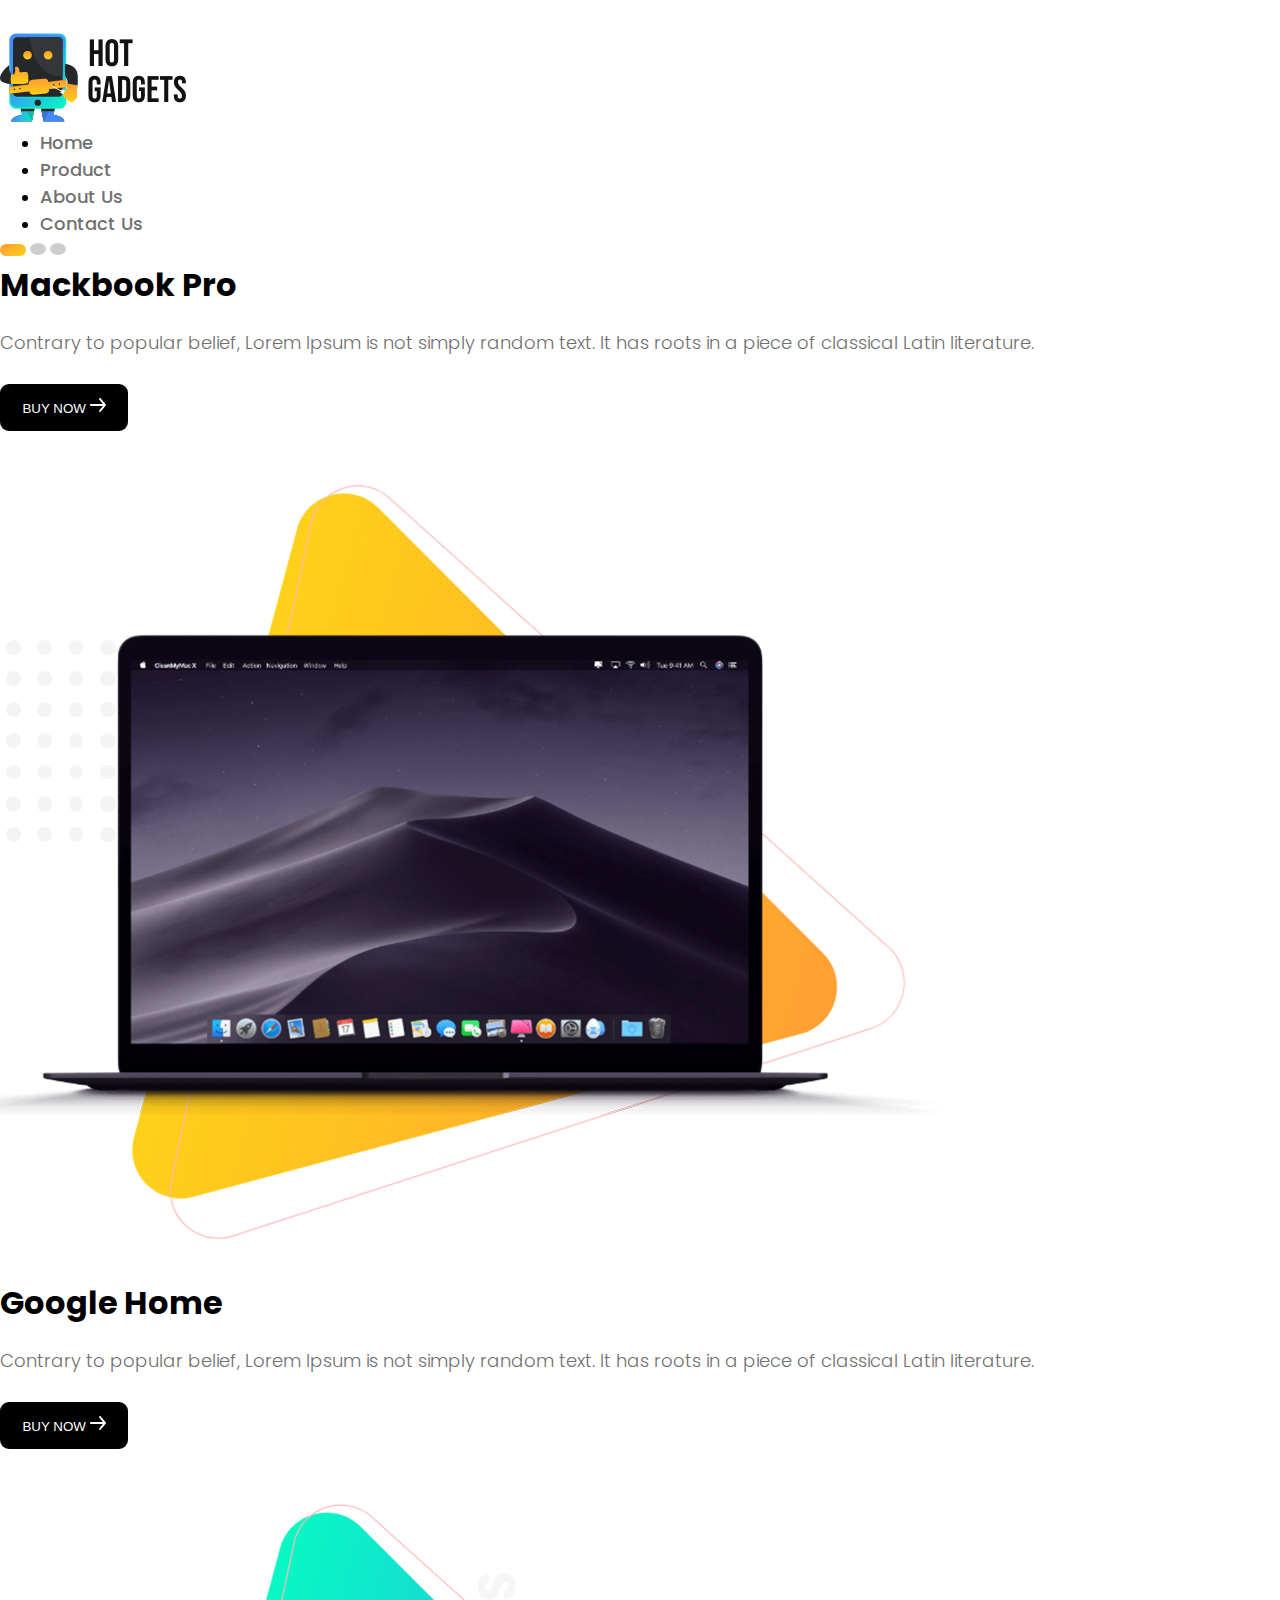
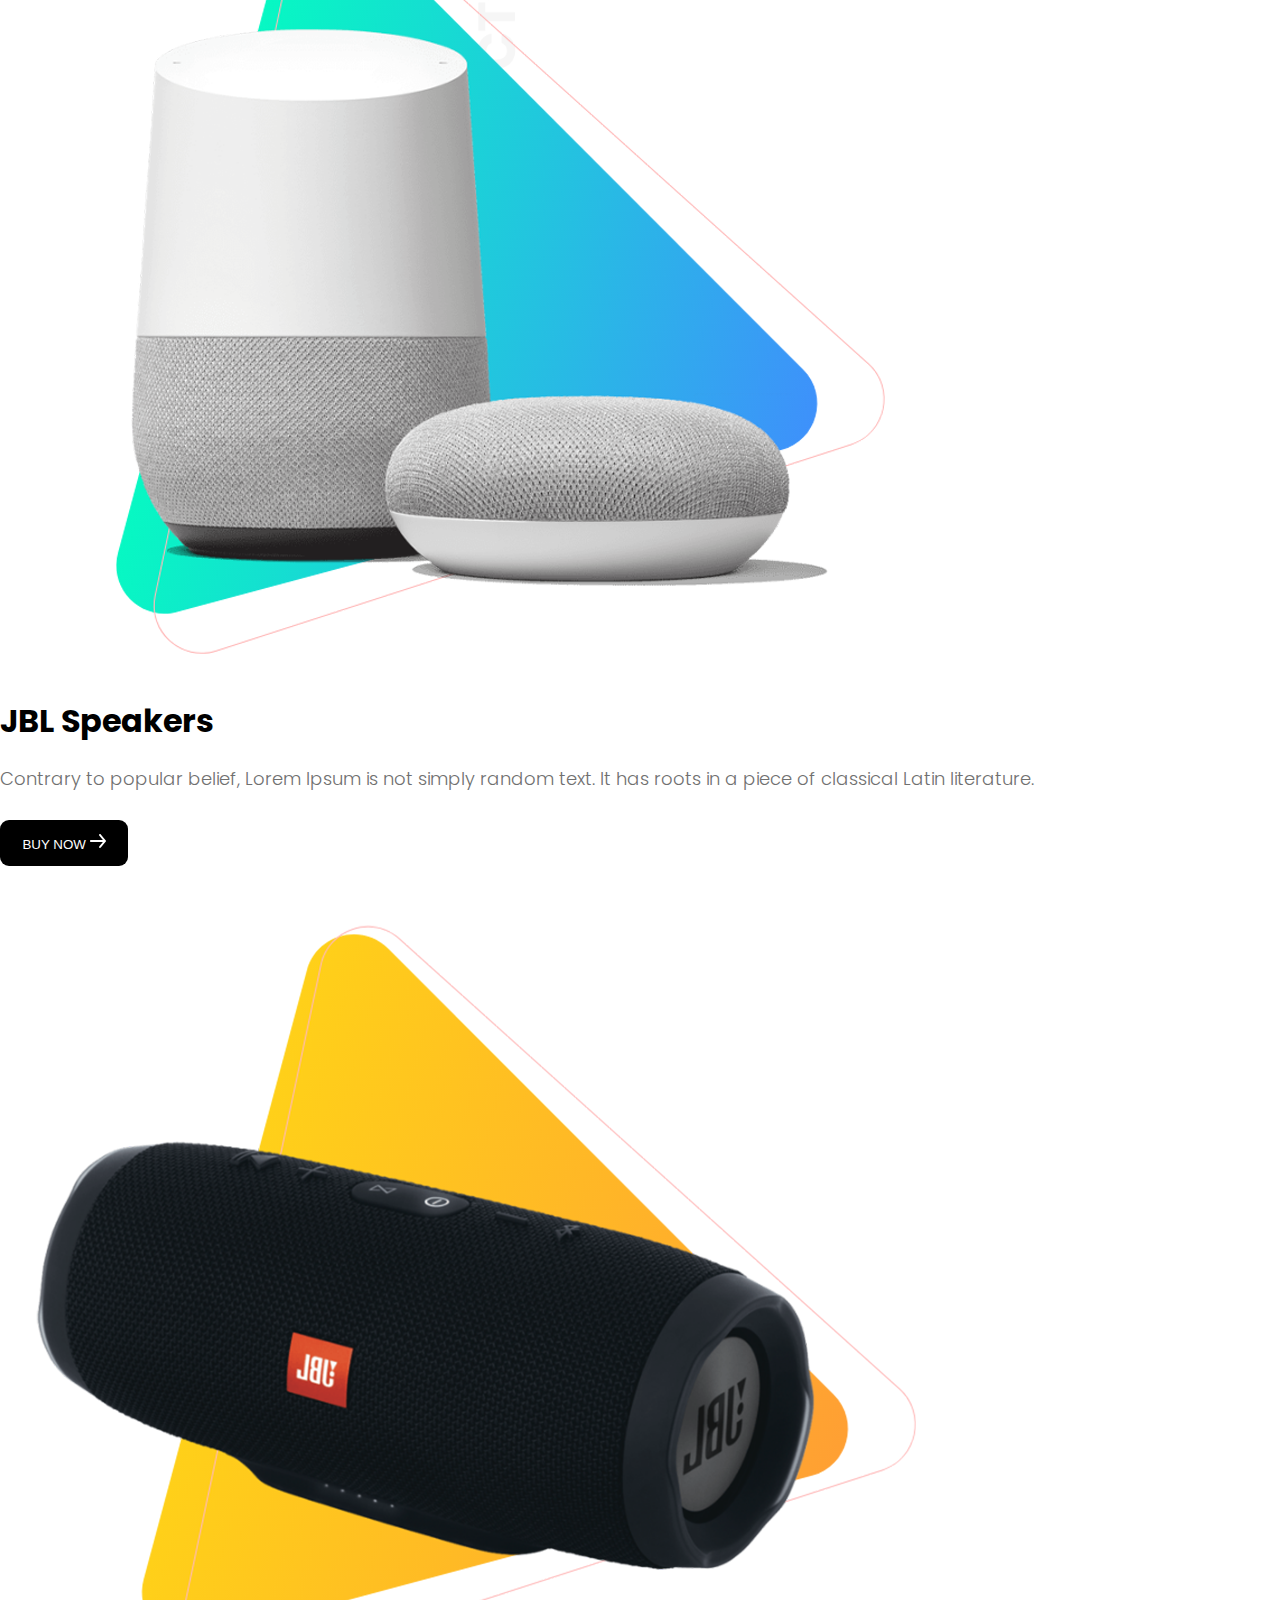
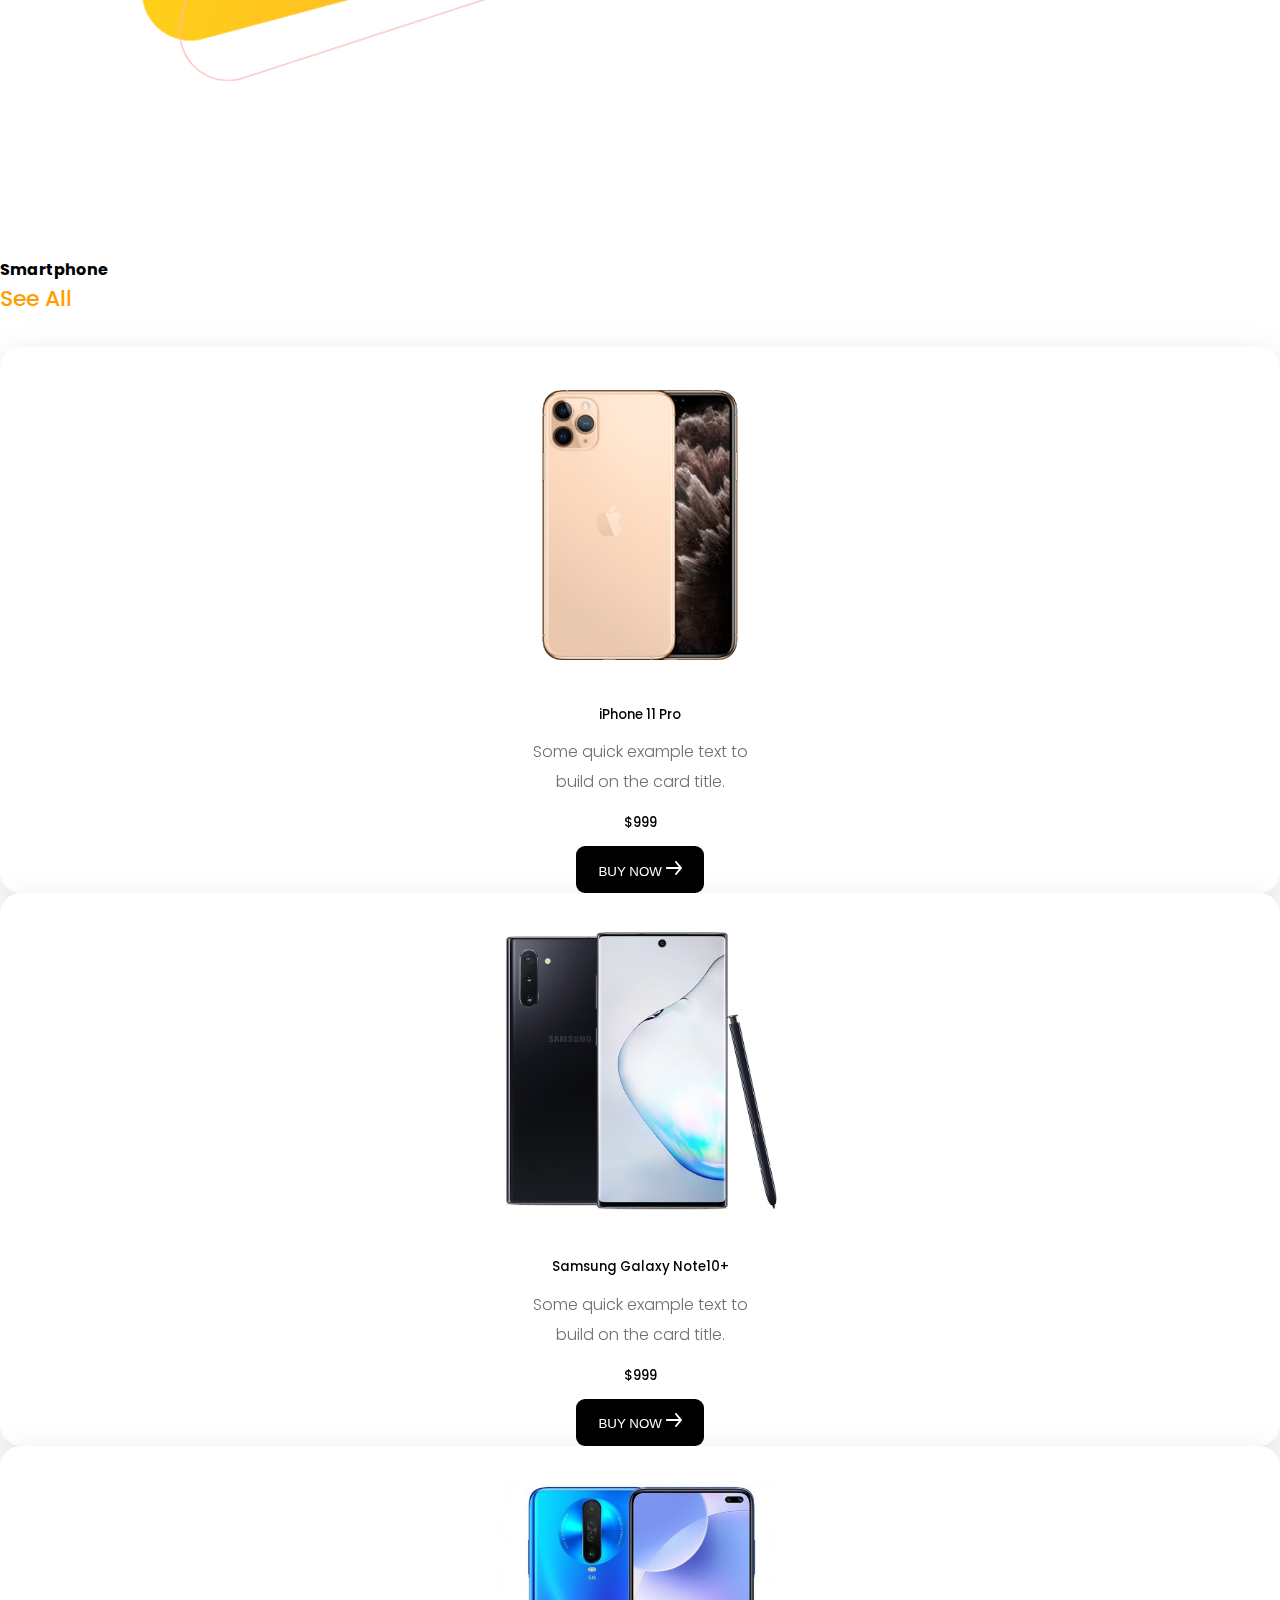
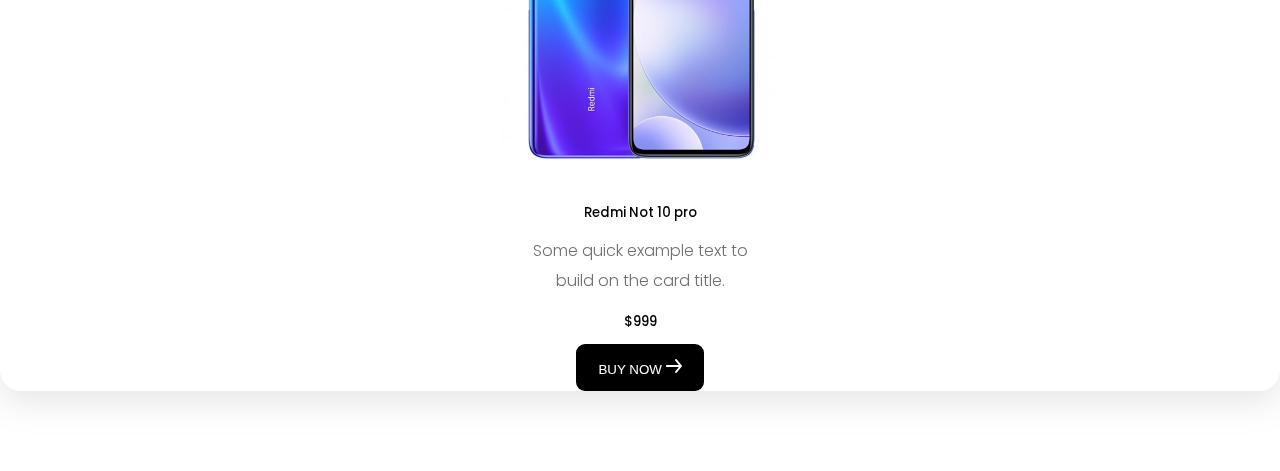
<file: Hot-Gadgets/index.html>
<!DOCTYPE html>
<html lang="en">
  <head>
    <meta charset="UTF-8" />
    <meta http-equiv="X-UA-Compatible" content="IE=edge" />
    <meta name="viewport" content="width=device-width, initial-scale=1.0" />
    <link
      href="https://cdn.jsdelivr.net/npm/bootstrap@5.3.0-alpha1/dist/css/bootstrap.min.css"
      rel="stylesheet"
      integrity="sha384-GLhlTQ8iRABdZLl6O3oVMWSktQOp6b7In1Zl3/Jr59b6EGGoI1aFkw7cmDA6j6gD"
      crossorigin="anonymous"
    />
    <link rel="stylesheet" href="style.css" />
    <title>Hot Gadgets</title>
  </head>
  <body>
    <script
      src="https://cdn.jsdelivr.net/npm/bootstrap@5.3.0-alpha1/dist/js/bootstrap.bundle.min.js"
      integrity="sha384-w76AqPfDkMBDXo30jS1Sgez6pr3x5MlQ1ZAGC+nuZB+EYdgRZgiwxhTBTkF7CXvN"
      crossorigin="anonymous"
    ></script>

    <header>
      <section class="Nav container">
        <nav class="navbar navbar-expand-lg">
          <div class="container">
            <a class="navbar-brand" href="#">
              <img src="images/logo.png" alt="logo" />
            </a>
            <button
              class="navbar-toggler"
              type="button"
              data-bs-toggle="collapse"
              data-bs-target="#navbarNav"
              aria-controls="navbarNav"
              aria-expanded="false"
              aria-label="Toggle navigation"
            >
              <span class="navbar-toggler-icon"></span>
            </button>
            <div class="collapse navbar-collapse" id="navbarNav">
              <ul class="navbar-nav">
                <li class="nav-item">
                  <a class="nav-link" href="#">Home</a>
                </li>
                <li class="nav-item">
                  <a class="nav-link" href="#">Product</a>
                </li>
                <li class="nav-item">
                  <a class="nav-link">About Us</a>
                </li>
                <li class="nav-item">
                  <a class="nav-link">Contact Us</a>
                </li>
              </ul>
            </div>
          </div>
        </nav>
      </section>

      <section class="Banner container">
        <div
          id="carouselExampleIndicators"
          class="carousel slide"
          data-bs-ride="carousel"
        >
          <div class="carousel-indicators">
            <button
              type="button"
              data-bs-target="#carouselExampleIndicators"
              data-bs-slide-to="0"
              class="active carousel-indicator-bottom"
              aria-current="true"
              aria-label="Slide 1"
            ></button>
            <button
              type="button"
              class="carousel-indicator-bottom"
              data-bs-target="#carouselExampleIndicators"
              data-bs-slide-to="1"
              aria-label="Slide 2"
            ></button>
            <button
              type="button"
              class="carousel-indicator-bottom"
              data-bs-target="#carouselExampleIndicators"
              data-bs-slide-to="2"
              aria-label="Slide 3"
            ></button>
          </div>
          <div class="carousel-inner">
            <div class="carousel-item active">
              <div class="row align-items-center">
                <div class="col-md-5">
                  <h1>Mackbook Pro</h1>
                  <p>
                    Contrary to popular belief, Lorem Ipsum is not simply random
                    text. It has roots in a piece of classical Latin literature.
                  </p>
                  <button class="buy-now-btn">
                    BUY NOW <img src="images/arrow-right.svg" alt="" />
                  </button>
                </div>
                <div class="col-md-7">
                  <img
                    src="images/banner-products/product-1.png"
                    class="img-fluid"
                    alt="..."
                  />
                </div>
              </div>
            </div>
            <div class="carousel-item">
              <div class="row align-items-center">
                <div class="col-md-5">
                  <h1>Google Home</h1>
                  <p>
                    Contrary to popular belief, Lorem Ipsum is not simply random
                    text. It has roots in a piece of classical Latin literature.
                  </p>
                  <button class="buy-now-btn btn">
                    BUY NOW <img src="images/arrow-right.svg" alt="" />
                  </button>
                </div>
                <div class="col-md-7">
                  <img
                    src="images/banner-products/slider-1.png"
                    class="img-fluid"
                    alt="..."
                  />
                </div>
              </div>
            </div>
            <div class="carousel-item">
              <div class="row align-items-center">
                <div class="col-md-5">
                  <h1>JBL Speakers</h1>
                  <p>
                    Contrary to popular belief, Lorem Ipsum is not simply random
                    text. It has roots in a piece of classical Latin literature.
                  </p>
                  <button class="buy-now-btn btn">
                    BUY NOW <img src="images/arrow-right.svg" alt="" />
                  </button>
                </div>
                <div class="col-md-7">
                  <img
                    src="images//banner-products/slider-3.png"
                    class="img-fluid"
                    alt="..."
                  />
                </div>
              </div>
            </div>
          </div>
        </div>
      </section>
    </header>

    <main>
      <section class="Mobile-sec container ">
        <div class="see-all d-flex justify-content-between">
          <h4>Smartphone</h4>
          <a href="">See All</a>
        </div>
        <div class="mobile-card d-flex">
              <div class="card">
                <img
                  src="images/phone/phone-2.png"
                  class="card-img-top"
                  alt="..."
                />
                <div class="card-body">
                  <h5 class="card-title">iPhone 11 Pro</h5>
                  <p class="card-text">
                    Some quick example text to build on the card title.
                  </p>
                  <h5>$999</h5>
                  <button class="buy-now-btn">
                    BUY NOW <img src="images/arrow-right.svg" alt="" />
                  </button>
                </div>
              </div>
              <div class="card">
                <img
                  src="images/phone/phone-3.png"
                  class="card-img-top"
                  alt="..."
                />
                <div class="card-body">
                  <h5 class="card-title">Samsung Galaxy Note10+</h5>
                  <p class="card-text">
                    Some quick example text to build on the card title.
                  </p>
                  <h5>$999</h5>
                  <button class="buy-now-btn">
                    BUY NOW <img src="images/arrow-right.svg" alt="" />
                  </button>
                </div>
              </div>
              <div class="card">
                <img
                  src="images/phone/phone-1.png"
                  class="card-img-top"
                  alt="..."
                />
                <div class="card-body">
                  <h5 class="card-title">Redmi Not 10 pro</h5>
                  <p class="card-text">
                    Some quick example text to build on the card title.
                  </p>
                  <h5>$999</h5>
                  <button class="buy-now-btn">
                    BUY NOW <img src="images/arrow-right.svg" alt="" />
                  </button>
                </div>
              </div>
        </div>
      </section>
    </main>
  </body>
</html>
</file>
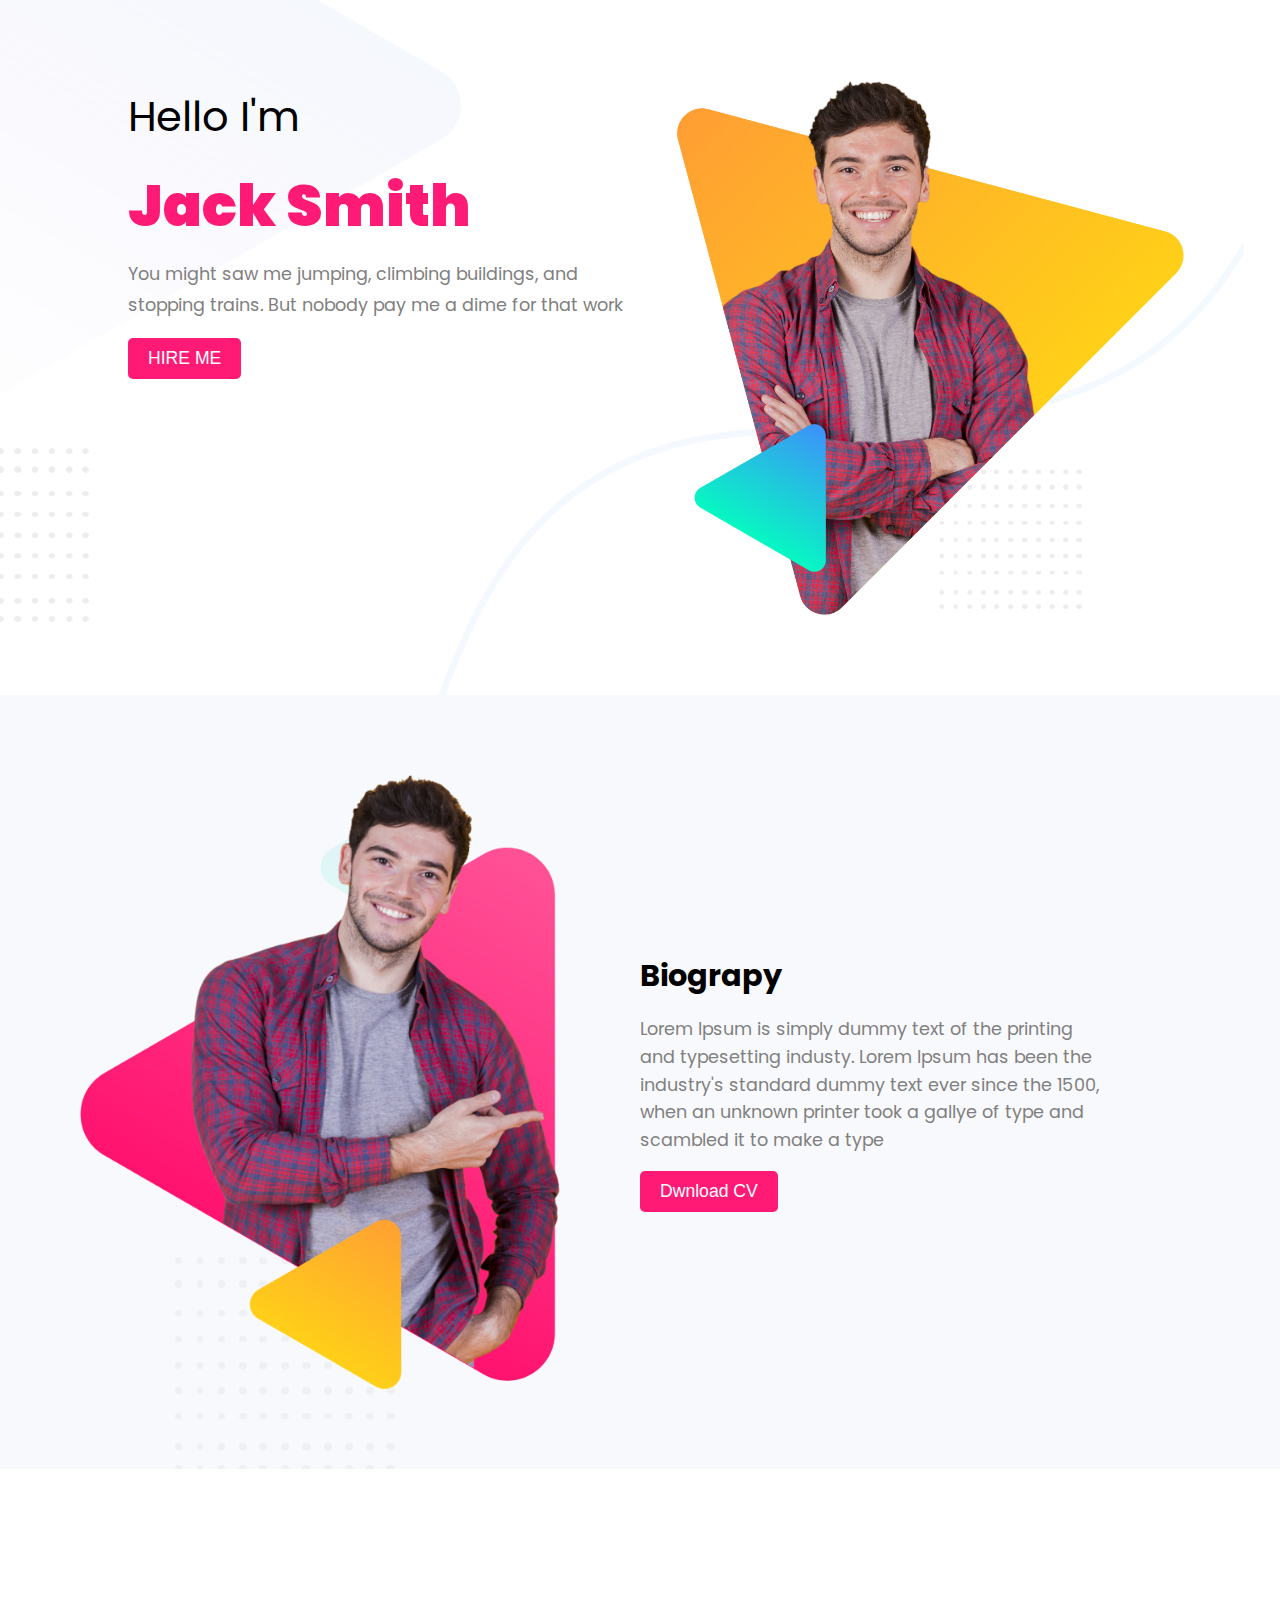
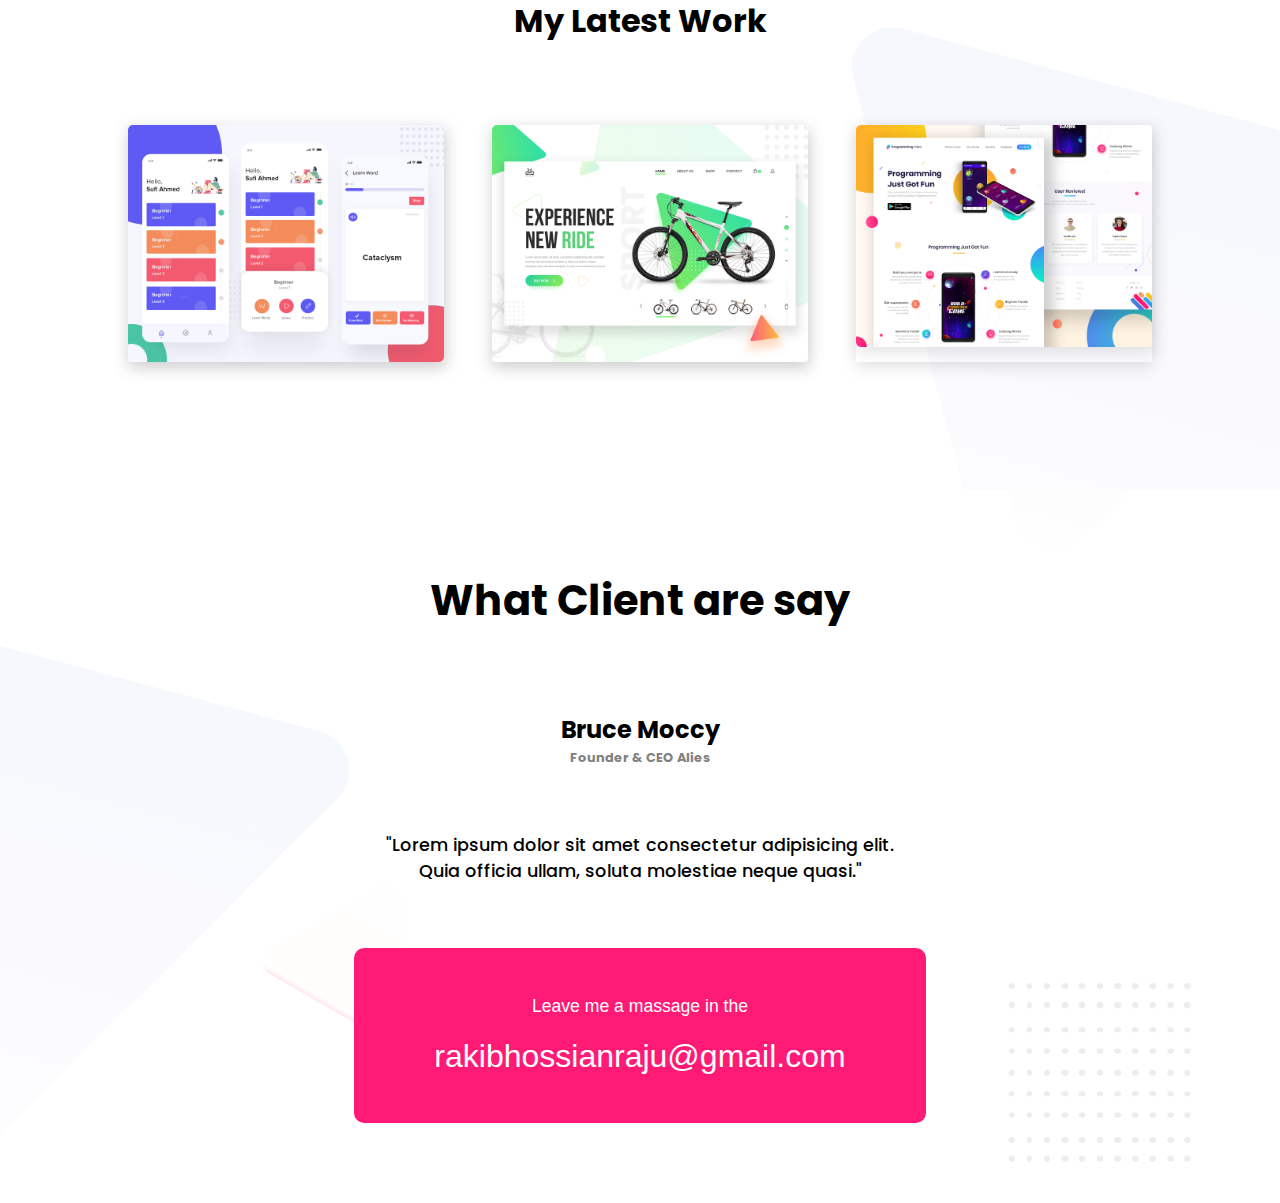
<file: Personal website/index.html>
<!DOCTYPE html>
<html lang="en">
<head>
    <meta charset="UTF-8">
    <meta http-equiv="X-UA-Compatible" content="IE=edge">
    <meta name="viewport" content="width=device-width, initial-scale=1.0">
    <link rel="stylesheet" href="style.css">
    <title>Personal Website</title>
</head>
<body>
    <section class="top-banner">
        <div class="title">
            <h2>Hello I'm</h2>
            <h1>Jack Smith</h1>
            <p>You might saw me jumping, climbing buildings, and stopping trains. But nobody pay me a dime for that work</p>
            <button>HIRE ME</button>
        </div>
        <div>
            <img src="images/peter.png" alt="">
        </div>
    </section>
    <section class="biography">
        <div>
            <img src="images/peter_dream.png" alt="">
        </div>
        <div class="cv">
            <h2>Biograpy</h2>
            <p>Lorem Ipsum is simply dummy text of the printing and typesetting industy. Lorem Ipsum has been the industry's standard dummy text ever since the 1500, when an unknown printer took a gallye of type and scambled it to make a type</p>
            <button>Dwnload CV</button>
        </div>
    </section>
    <section class="works">
        <h2>My Latest Work</h2>
        <div class="card">
           <div><img src="images/latest-work/work-1.png" alt=""></div>
           <div><img src="images/latest-work/work-2.jpg" alt=""></div>
           <div><img src="images/latest-work/work-3.jpg" alt=""></div>
        </div>
    </section>
    <section class="review">
        <h2>What Client are say</h2>
        <h3>Bruce Moccy</h3>
        <h4>Founder & CEO Alies</h4>
        <p>"Lorem ipsum dolor sit amet consectetur adipisicing elit.<br> Quia officia ullam, soluta molestiae neque quasi."</p>
        <button class="review-btn">
        <p>Leave me a massage in the <br><br>
        <span>rakibhossianraju@gmail.com</span>
        </p>
        </button>
    </section>
</body>
</html>
</file>
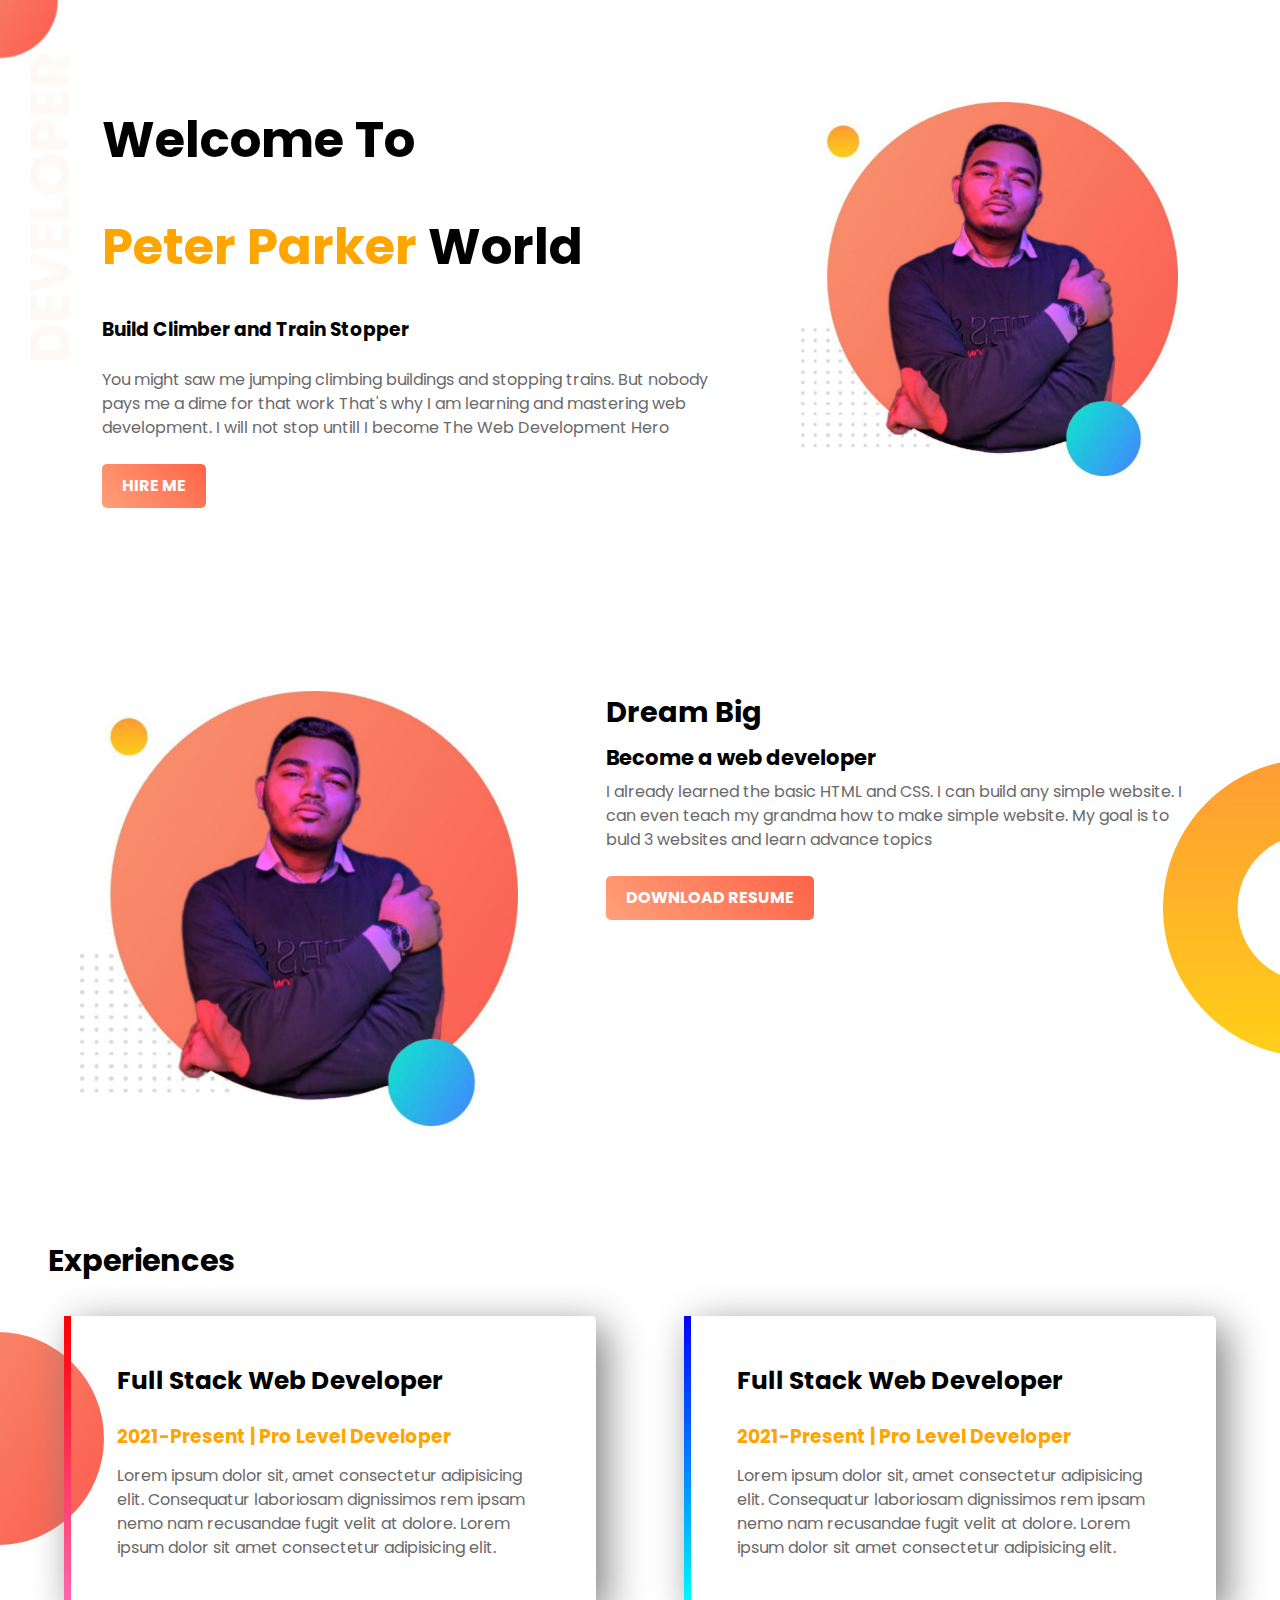
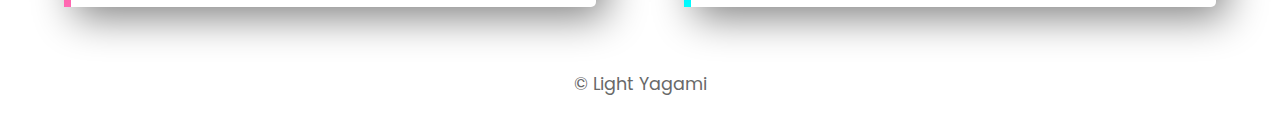
<file: Web Portfolio/index.html>
<!DOCTYPE html>
<html lang="en">
  <head>
    <meta charset="UTF-8" />
    <meta http-equiv="X-UA-Compatible" content="IE=edge" />
    <meta name="viewport" content="width=device-width, initial-scale=1.0" />
    <link rel="stylesheet" href="style.css" />
    <title>Web Portfolio</title>
  </head>
  <body>
    <section class="top-sec">
      <div class="header-txt">
        <h1>Welcome To</h1>
        <h1><span class="highlight">Peter Parker </span>World</h1>
        <h3>Build Climber and Train Stopper</h3>
        <p>
          You might saw me jumping climbing buildings and stopping trains. But
          nobody pays me a dime for that work That's why I am learning and
          mastering web development. I will not stop untill I become The Web
          Development Hero
        </p>
        <button class="top-button">
          <a
            href="https://www.linkedin.com/in/rakib-hossian-raju-05a598264/"
            target="_blank"
            >HIRE ME</a
          >
        </button>
      </div>
      <div class="profile">
        <img src="images/My project.jpg" alt="myImg" />
      </div>
    </section>

    <section class="middle-sec">
            <div>
                <img src="images/My project.jpg" alt="">
            </div>
            <div>
                <h2>Dream Big</h2>
                <h3>Become a web developer</h3>
                <p>I already learned the basic HTML and CSS. I can build any simple website. I can even teach my grandma how to make simple website. My goal is to buld 3 websites and learn advance topics</p>
                <button>DOWNLOAD RESUME</button>
            </div>
    </section>
    <section class="bottom-sec">
      <h2 id="exp-title">Experiences</h2>
      <div class="card">
        <div id="full-stack">
          <h2>Full Stack Web Developer</h2>
          <h3 class="highlight">2021-Present | Pro Level Developer</h3>
          <p>Lorem ipsum dolor sit, amet consectetur adipisicing elit. Consequatur laboriosam dignissimos rem ipsam nemo nam recusandae fugit velit at dolore. Lorem ipsum dolor sit amet consectetur adipisicing elit.</p>
        </div>
        <div id="stack">
          <h2>Full Stack Web Developer</h2>
          <h3 class="highlight">2021-Present | Pro Level Developer</h3>
          <p>Lorem ipsum dolor sit, amet consectetur adipisicing elit. Consequatur laboriosam dignissimos rem ipsam nemo nam recusandae fugit velit at dolore. Lorem ipsum dolor sit amet consectetur adipisicing elit.</p>
        </div>
      </div>
    </section>
    <footer>
      <p>	&#169; Light Yagami</p>
    </footer>
  </body>
</html>
</file>
<file: Hot-Gadgets/style.css>
@import url("https://fonts.googleapis.com/css2?family=Poppins:wght@400;500;600;700&display=swap");

*,
*::before,
*::after {
  box-sizing: border-box;
}
* {
  margin: 0;
}
html,
body {
  height: 100%;
  line-height: 1.5;
}
input,
button {
  border: none !important;
  outline: none !important;
}
ul,
li,
a {
  text-decoration: none;
}
img {
    max-width: 100%;
}

button {
  border: none;
  background-color: transparent;
}
body {
  font-family: "Poppins", sans-serif;
}
header {
    background-image: url("images/bg-2.png");
    background-repeat: no-repeat;
    background-position: -3.5rem  40rem;
    padding: 2rem 0 4rem;
}

.navbar-nav {
  margin-left: auto;
  gap: 1.2rem;
}
.nav-item a {
  font-size: 18px;
  color: #707070;
  font-weight: 500;
}

p {
  font-size: 18px;
  line-height: 35px;
  color: #707070;
  font-weight: 300;
}

.carousel-item > .row {
  align-items: center;
}
.Banner {
  background-image: url("images/bg-1.png");
  background-repeat: no-repeat;
  background-position: 36vw center;
  background-size: 4.5rem;
}
.buy-now-btn {
  border-radius: 9px;
  background-color: #000000;
  color: #ffff;
  padding: 0.9rem 1.4rem;
}
.Banner p {
  margin: 1rem 0 1.5rem;
}
.carousel-indicator-bottom {
  width: 16px !important;
  height: 12px !important;
  border-radius: 50%;
  background-color: #cecece !important;
}
.carousel-indicators .active {
  padding: 0.1rem 0.8rem;
  outline: none;
  border-radius: 0.8rem;
  background-image: linear-gradient(142deg, #ff9c35 0%, #ffd019 100%);
}


/* ************  Cards  ************** */
.Mobile-sec {
    padding: 5rem 0;
}
.see-all a {
    font-size: 22px;
color: #ff9d00;
font-weight: 500;
}
.mobile-card {
    justify-content: center;
    gap: 3rem;
    padding-top: 2rem;
    text-align: center;
}
.card {
    border: none;
    border-radius: 21px;
    filter: drop-shadow(0px 10px 17.5px rgba(0, 0, 0, 0.106));
    background-color: #ffffff;
}
.card> * {
    flex-basis: 100%;
}
.card>img {
    padding: 2.2rem;
}
.card h5 {
    font-weight: 500;
    padding-bottom: .8rem;
}
.card p {
    font-size: 1rem;
    line-height: 30px;
    padding-bottom: 1rem;
    max-width: 15rem;
    margin: auto;
}
</file>
<file: Personal website/style.css>
@import url('https://fonts.googleapis.com/css2?family=Poppins&display=swap');

/* *************Root Styel***************** */

*,
*::before,
*::after {
  box-sizing: border-box;
}

body,
h1,
h2,
h3,
h4,
p,
figure,
blockquote,
dl,
dd {
  margin: 0;
  padding: 0;
}

body {
    min-height: 100vh;
    text-rendering: optimizeSpeed;
    line-height: 1.5;
    font-family: 'Poppins', sans-serif;
}

img,
picture {
  max-width: 100%;
  display: block;
}

/* ********** Varyables  ********** */
:root {
    --gray:     #808080;
    --hot-pink: #ff1a75;
    --white:    #ffff;
}

/* ***********  Top Banner  ************* */

p {
    color: var(--gray);
    font-size: 1.1rem;
}
button {
    background-color: var(--hot-pink);
    padding: 10px 20px;
    border-radius: 5px;
    border: none;
    color: var(--white);
    font-size: 1.1rem;
    margin-top: 1rem;
}

.top-banner {
    display: flex;
    background-image: url("images/header-bg.png");
    background-repeat: no-repeat;
    background-size: contain;
    gap: 2rem;
    padding: 5rem 6rem 5rem 8rem;
    line-height: 1.8;
}

.title h2 {
    font-weight: normal;
    font-size: 2.6rem;
}
.title h1 {
    color:  var(--hot-pink);
    font-size: 3.6rem;
    font-weight: 900;
}

/* **********  Biography  ********** */

.biography {
    background-image: url("images/biography-bg.png");
    background-repeat: no-repeat;
    display: flex;
    padding:  5rem 2rem 5rem 5rem;
    gap: 5rem;
    align-items: center;
    line-height: 1.58;
}

.biography img {
    max-width:  30rem;
}
.cv h2 {
    font-size: 1.9rem;
    padding-bottom: 1rem;
}
.cv p {
    max-width: 29rem;
}


/* *********  Letest Works  ******* */

.works {
    background-image: url("images/latest-work-bg.png");
    background-size: cover;
    text-align: center;
    padding: 8rem;
}
.works h2 {
    font-size: 2rem;
    padding-bottom: 5rem;
}
.card {
    display: flex;
    gap: 3rem;
}
.card * {
    box-shadow: 1px 5px 15px rgba(128, 128, 128, 0.224);
}
.card img {
    border-radius: 5px;
}

/* ***********  Review  ************ */

.review {
    text-align: center;
    padding: 5rem 0;
    background-image: url("images/footer-bg.png");
    background-size: cover;
    background-repeat: no-repeat;
}
.review h2 {
    font-size: 2.6rem;
    padding-bottom: 5rem;
}
.review h3 {
    font-size: 1.5rem;
}
.review h4 {
    color: var(--gray);
    font-size: .8rem;
    padding-bottom: 4rem;
}
.review P {
    color: black;
    font-weight: 500;
}
.review-btn {
    font-size: 1rem;
    padding: 3rem 5rem;
    border-radius: 10px;
    margin-top: 4rem;
}
.review-btn p {
    color: var(--white);
}
.review-btn span {
    font-size: 2rem;
}
</file>
<file: Web Portfolio/style.css>
@import url('https://fonts.googleapis.com/css2?family=Poppins&display=swap');

*, *::before, *::after {
    box-sizing: border-box;
}
* {
    margin: 0;
}
html, body {
    height: 100%;
    line-height: 1.5;
}
img, picture, video, canvas, svg {
    display: block;
    max-width: 100%;
}
a {
    text-decoration: none;
}
ul{
    list-style: none;
  }
input,
textarea,
select,
button {
  color: inherit; 
  font: inherit; 
  letter-spacing: inherit; 
}



body {
    font-family: 'Poppins', sans-serif;
}
p {
    color: dimgray;
}
button{
    border: none;
    background-color: tomato;
    background-image: linear-gradient(45deg, lightSalmon, tomato);
    border-radius: 5px;
    color: white;
    font-weight: bold;
    padding: 10px 20px;
    margin-top: 1.5rem;
}
.highlight {
    color: orange;
}
.top-sec, .middle-sec {
    background-repeat: no-repeat;
    display: flex;
    gap: 5.5rem;
}


.top-sec {
    background-image: url("images/top-banner.png");
    padding: 8%;
}
.header-txt h1{
    font-size: 3.125rem;
    padding-bottom: 2rem;
}
.header-txt h3 {
    padding-bottom: 1.5rem;
}

.top-button a{
    color: white;
}



.middle-sec {
    padding: 5rem;
    background-image: url("images/dream-bg.png");
    background-position: right;
}
.middle-sec h2 {
    font-size: 1.8rem;
    padding-bottom: .5rem;
}
.middle-sec h3 {
    font-size: 1.32rem;
    padding-bottom: 0.4rem;
}
.bottom-sec {
    background-image: url("images/exp-bg.png");
    background-repeat: no-repeat;
    background-position: left;
    padding: 2rem;
}
.card {
    display: flex;
    gap: 5.5rem;
    padding: 2rem;
}
.card div {
    box-shadow: 10px 10px 40px gray;
    border-radius: 5px;
    border-left: 7px solid;
    padding: 2.9rem;
}
#exp-title {
    font-size: 1.9rem;
    padding-left: 1rem;
}
.card h2 {
    padding-bottom: 1.5rem;
    font-size: 1.551rem;
}
.card h3 {
    padding-bottom: .8rem;
}
#full-stack {
   border-image: linear-gradient(180deg, red, hotpink);
   border-image-slice: 1;
}
#stack {
    border-image: linear-gradient(180deg, blue, cyan);
    border-image-slice: 1;
}
footer {
    text-align: center;
    padding-bottom: 2rem;
    font-size: 1.1rem;
}
</file>
